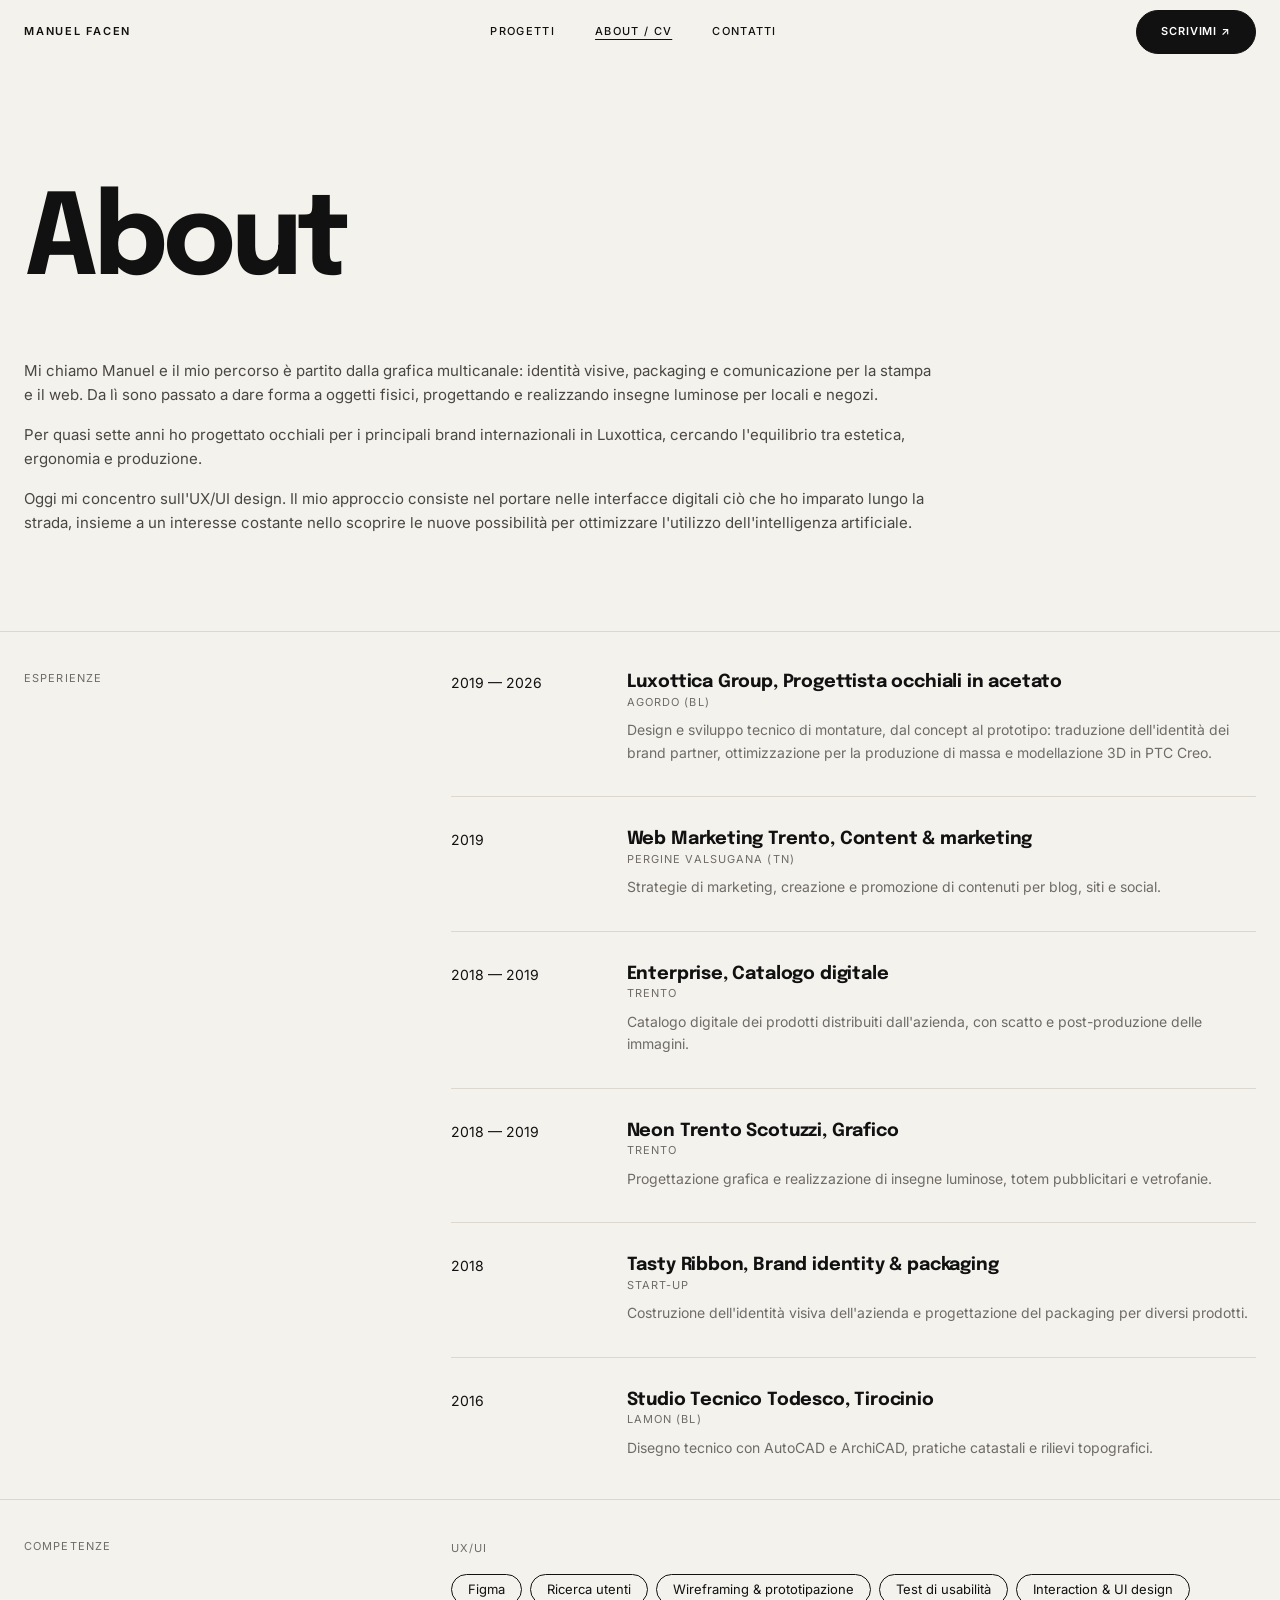
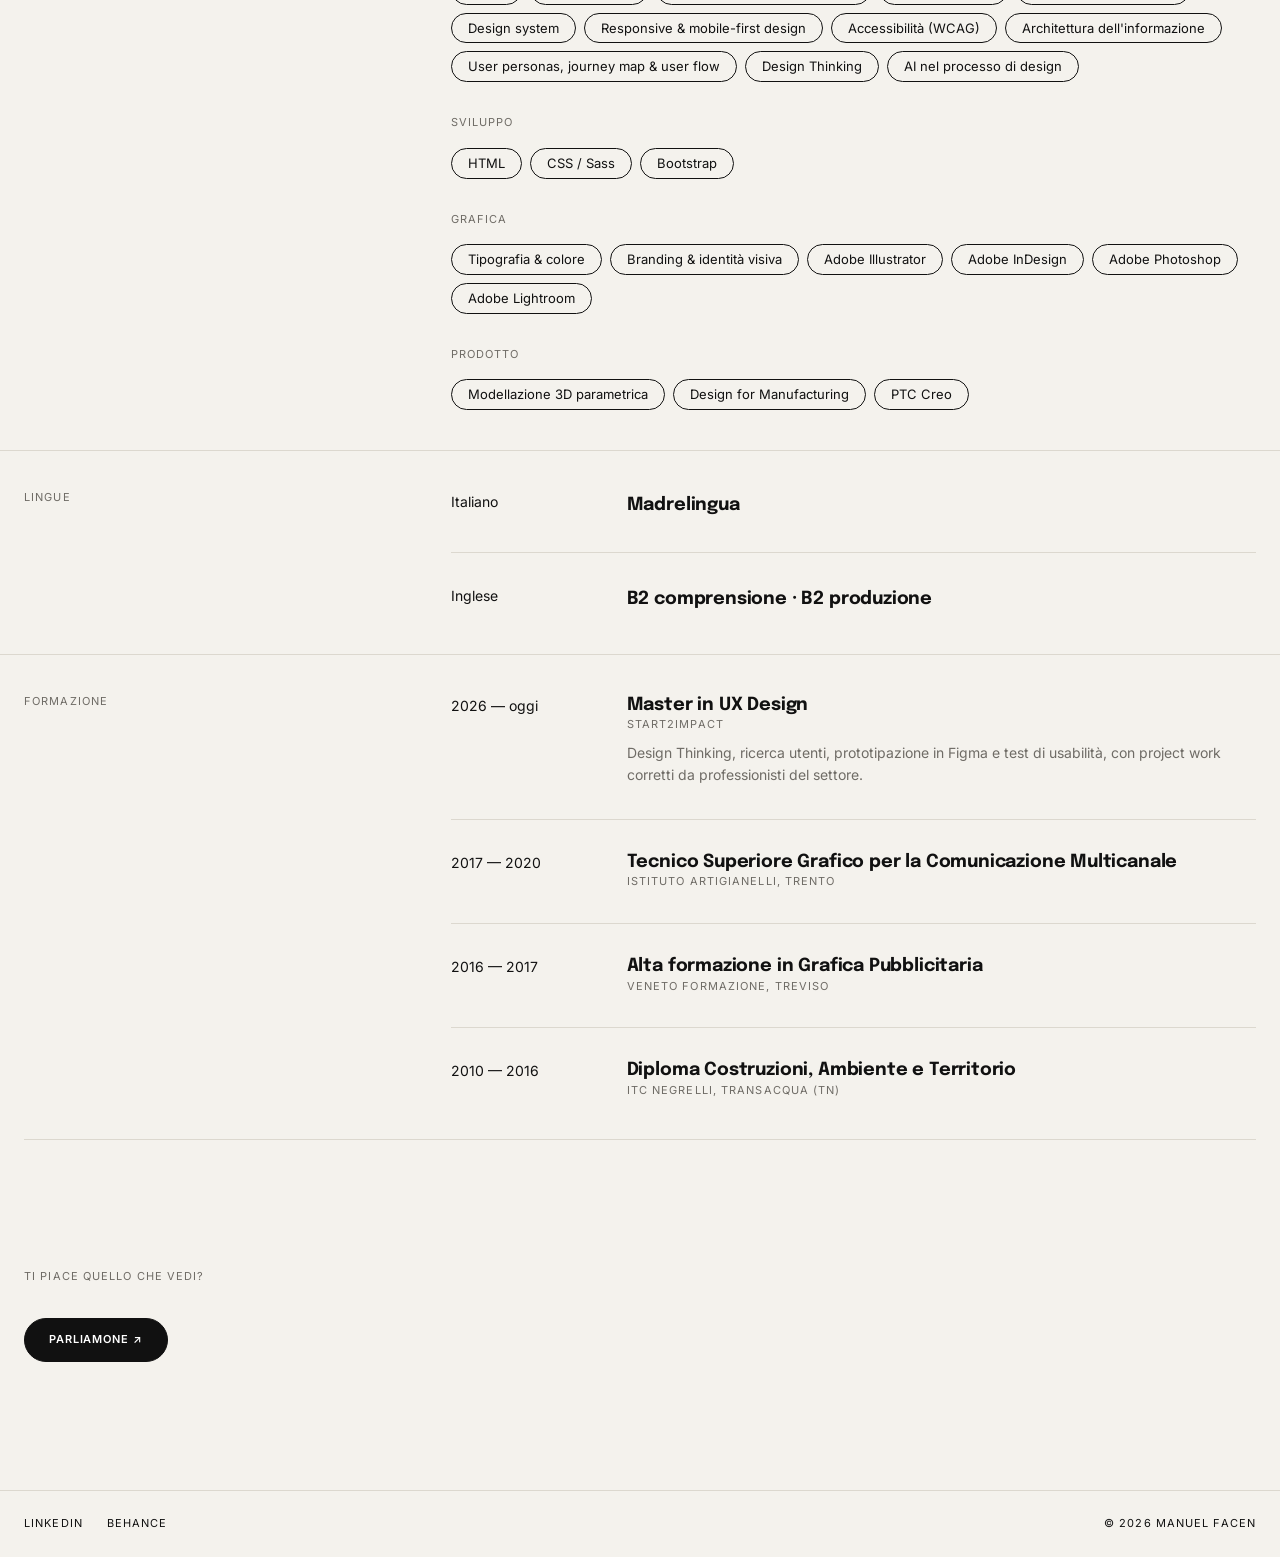
<file: about.html>
<!DOCTYPE html>
<html lang="it">
<head>
  <meta charset="utf-8">
  <meta name="viewport" content="width=device-width, initial-scale=1">
  <title>About / CV — Manuel Facen</title>
  <meta name="description" content="Il percorso di Manuel Facen: dalla grafica multicanale alle insegne luminose, dagli occhiali in Luxottica alla UX/UI.">
  <meta name="theme-color" content="#f4f2ed">

  <!-- Open Graph: anteprima del link sui social -->
  <meta property="og:type" content="website">
  <meta property="og:site_name" content="Manuel Facen">
  <meta property="og:locale" content="it_IT">
  <meta property="og:title" content="About / CV — Manuel Facen">
  <meta property="og:description" content="Il percorso di Manuel Facen: dalla grafica multicanale alle insegne luminose, dagli occhiali in Luxottica alla UX/UI.">
  <meta property="og:url" content="https://manuelf55.github.io/about.html">
  <meta property="og:image" content="https://manuelf55.github.io/img/og-image.jpg">
  <meta property="og:image:width" content="1200">
  <meta property="og:image:height" content="630">
  <meta name="twitter:card" content="summary_large_image">

  <!-- Favicon -->
  <link rel="icon" href="favicon/favicon.ico" sizes="any">
  <link rel="icon" type="image/png" sizes="32x32" href="favicon/favicon-32.png">
  <link rel="apple-touch-icon" href="favicon/apple-touch-icon.png">
  <link rel="manifest" href="favicon/site.webmanifest">

  <!-- Font -->
  <link rel="preconnect" href="https://fonts.googleapis.com">
  <link rel="preconnect" href="https://fonts.gstatic.com" crossorigin>
  <link rel="stylesheet" href="https://fonts.googleapis.com/css2?family=Epilogue:wght@700&amp;family=Inter:wght@400;500;600&amp;display=swap">

  <!-- Bootstrap, poi il CSS del sito (compilato da scss/style.scss) -->
  <link rel="stylesheet" href="https://cdn.jsdelivr.net/npm/bootstrap@5.3.3/dist/css/bootstrap.min.css" integrity="sha384-QWTKZyjpPEjISv5WaRU9OFeRpok6YctnYmDr5pNlyT2bRjXh0JMhjY6hW+ALEwIH" crossorigin="anonymous">
  <link rel="stylesheet" href="css/style.css">
</head>
<body>
  <a class="skip-link" href="#contenuto">Vai al contenuto</a>

  <header class="site-header">
    <div class="site-container site-header__inner">
      <a class="logo" href="index.html">Manuel Facen</a>

      <!-- Menu mobile: il link #menu apre il menu con :target, senza JavaScript.
           Qualsiasi altro link cambia il target e quindi lo richiude.
           Il target è fisso nella finestra, così la pagina non scorre quando si apre il menu. -->
      <span class="menu-target" id="menu"></span>
      <a class="burger burger--open" href="#menu" aria-label="Apri il menu">
        <svg viewBox="0 0 24 24" width="22" height="22" fill="none" stroke="currentColor" stroke-width="1.6" stroke-linecap="round"><path d="M4 8h16M4 16h16"/></svg>
      </a>
      <a class="burger burger--close" href="#menu-chiuso" aria-label="Chiudi il menu">
        <svg viewBox="0 0 24 24" width="22" height="22" fill="none" stroke="currentColor" stroke-width="1.6" stroke-linecap="round"><path d="M6 6l12 12M18 6L6 18"/></svg>
      </a>

      <nav class="main-nav" aria-label="Menu principale">
        <a href="index.html#progetti" data-label="Progetti">Progetti</a>
        <a href="about.html" data-label="About / CV" aria-current="page">About / CV</a>
        <a href="contatti.html" data-label="Contatti">Contatti</a>
      </nav>

      <a class="button header-cta" href="contatti.html">Scrivimi ↗</a>
    </div>
  </header>

  <main id="contenuto" class="site-container">
    <div class="page-header">
      <h1 class="title-xl">About</h1>
    </div>

    <!-- Presentazione -->
    <div class="row">
      <div class="col-md-9 about-intro">
        <p>Mi chiamo Manuel e il mio percorso è partito dalla grafica multicanale: identità visive, packaging e comunicazione per la stampa e il web. Da lì sono passato a dare forma a oggetti fisici, progettando e realizzando insegne luminose per locali e negozi.</p>
        <p>Per quasi sette anni ho progettato occhiali per i principali brand internazionali in Luxottica, cercando l'equilibrio tra estetica, ergonomia e produzione.</p>
        <p>Oggi mi concentro sull'UX/UI design. Il mio approccio consiste nel portare nelle interfacce digitali ciò che ho imparato lungo la strada, insieme a un interesse costante nello scoprire le nuove possibilità per ottimizzare l'utilizzo dell'intelligenza artificiale.</p>
      </div>
    </div>

    <!-- Esperienze -->
    <section class="row gutter-site cv-section" aria-labelledby="esperienze">
      <h2 class="col-md-4 cv-section__title" id="esperienze">Esperienze</h2>
      <div class="col-md-8">
        <ul class="cv-list">
          <li class="cv-item">
            <span class="cv-item__date">2019 — 2026</span>
            <div class="cv-item__body">
              <h3 class="title-sm">Luxottica Group, Progettista occhiali in acetato</h3>
              <p class="eyebrow">Agordo (BL)</p>
              <p class="cv-item__text">Design e sviluppo tecnico di montature, dal concept al prototipo: traduzione dell'identità dei brand partner, ottimizzazione per la produzione di massa e modellazione 3D in PTC Creo.</p>
            </div>
          </li>
          <li class="cv-item">
            <span class="cv-item__date">2019</span>
            <div class="cv-item__body">
              <h3 class="title-sm">Web Marketing Trento, Content &amp; marketing</h3>
              <p class="eyebrow">Pergine Valsugana (TN)</p>
              <p class="cv-item__text">Strategie di marketing, creazione e promozione di contenuti per blog, siti e social.</p>
            </div>
          </li>
          <li class="cv-item">
            <span class="cv-item__date">2018 — 2019</span>
            <div class="cv-item__body">
              <h3 class="title-sm">Enterprise, Catalogo digitale</h3>
              <p class="eyebrow">Trento</p>
              <p class="cv-item__text">Catalogo digitale dei prodotti distribuiti dall'azienda, con scatto e post-produzione delle immagini.</p>
            </div>
          </li>
          <li class="cv-item">
            <span class="cv-item__date">2018 — 2019</span>
            <div class="cv-item__body">
              <h3 class="title-sm">Neon Trento Scotuzzi, Grafico</h3>
              <p class="eyebrow">Trento</p>
              <p class="cv-item__text">Progettazione grafica e realizzazione di insegne luminose, totem pubblicitari e vetrofanie.</p>
            </div>
          </li>
          <li class="cv-item">
            <span class="cv-item__date">2018</span>
            <div class="cv-item__body">
              <h3 class="title-sm">Tasty Ribbon, Brand identity &amp; packaging</h3>
              <p class="eyebrow">Start-up</p>
              <p class="cv-item__text">Costruzione dell'identità visiva dell'azienda e progettazione del packaging per diversi prodotti.</p>
            </div>
          </li>
          <li class="cv-item">
            <span class="cv-item__date">2016</span>
            <div class="cv-item__body">
              <h3 class="title-sm">Studio Tecnico Todesco, Tirocinio</h3>
              <p class="eyebrow">Lamon (BL)</p>
              <p class="cv-item__text">Disegno tecnico con AutoCAD e ArchiCAD, pratiche catastali e rilievi topografici.</p>
            </div>
          </li>
        </ul>
      </div>
    </section>

    <!-- Competenze -->
    <section class="row gutter-site cv-section" aria-labelledby="competenze">
      <h2 class="col-md-4 cv-section__title" id="competenze">Competenze</h2>
      <div class="col-md-8">
        <div class="skill-groups">
          <div class="skill-group">
            <h3 class="eyebrow">UX/UI</h3>
            <ul class="skills">
              <li>Figma</li>
              <li>Ricerca utenti</li>
              <li>Wireframing &amp; prototipazione</li>
              <li>Test di usabilità</li>
              <li>Interaction &amp; UI design</li>
              <li>Design system</li>
              <li>Responsive &amp; mobile-first design</li>
              <li>Accessibilità (WCAG)</li>
              <li>Architettura dell'informazione</li>
              <li>User personas, journey map &amp; user flow</li>
              <li>Design Thinking</li>
              <li>AI nel processo di design</li>
            </ul>
          </div>
          <div class="skill-group">
            <h3 class="eyebrow">Sviluppo</h3>
            <ul class="skills">
              <li>HTML</li>
              <li>CSS / Sass</li>
              <li>Bootstrap</li>
            </ul>
          </div>
          <div class="skill-group">
            <h3 class="eyebrow">Grafica</h3>
            <ul class="skills">
              <li>Tipografia &amp; colore</li>
              <li>Branding &amp; identità visiva</li>
              <li>Adobe Illustrator</li>
              <li>Adobe InDesign</li>
              <li>Adobe Photoshop</li>
              <li>Adobe Lightroom</li>
            </ul>
          </div>
          <div class="skill-group">
            <h3 class="eyebrow">Prodotto</h3>
            <ul class="skills">
              <li>Modellazione 3D parametrica</li>
              <li>Design for Manufacturing</li>
              <li>PTC Creo</li>
            </ul>
          </div>
        </div>
      </div>
    </section>

    <!-- Lingue -->
    <section class="row gutter-site cv-section" aria-labelledby="lingue">
      <h2 class="col-md-4 cv-section__title" id="lingue">Lingue</h2>
      <div class="col-md-8">
        <ul class="cv-list">
          <li class="cv-item">
            <span class="cv-item__date">Italiano</span>
            <p class="cv-item__body title-sm">Madrelingua</p>
          </li>
          <li class="cv-item">
            <span class="cv-item__date">Inglese</span>
            <p class="cv-item__body title-sm">B2 comprensione · B2 produzione</p>
          </li>
        </ul>
      </div>
    </section>

    <!-- Formazione -->
    <section class="row gutter-site cv-section" aria-labelledby="formazione">
      <h2 class="col-md-4 cv-section__title" id="formazione">Formazione</h2>
      <div class="col-md-8">
        <ul class="cv-list">
          <li class="cv-item">
            <span class="cv-item__date">2026 — oggi</span>
            <div class="cv-item__body">
              <h3 class="title-sm">Master in UX Design</h3>
              <p class="eyebrow">Start2Impact</p>
              <p class="cv-item__text">Design Thinking, ricerca utenti, prototipazione in Figma e test di usabilità, con project work corretti da professionisti del settore.</p>
            </div>
          </li>
          <li class="cv-item">
            <span class="cv-item__date">2017 — 2020</span>
            <div class="cv-item__body">
              <h3 class="title-sm">Tecnico Superiore Grafico per la Comunicazione Multicanale</h3>
              <p class="eyebrow">Istituto Artigianelli, Trento</p>
            </div>
          </li>
          <li class="cv-item">
            <span class="cv-item__date">2016 — 2017</span>
            <div class="cv-item__body">
              <h3 class="title-sm">Alta formazione in Grafica Pubblicitaria</h3>
              <p class="eyebrow">Veneto Formazione, Treviso</p>
            </div>
          </li>
          <li class="cv-item">
            <span class="cv-item__date">2010 — 2016</span>
            <div class="cv-item__body">
              <h3 class="title-sm">Diploma Costruzioni, Ambiente e Territorio</h3>
              <p class="eyebrow">ITC Negrelli, Transacqua (TN)</p>
            </div>
          </li>
        </ul>
      </div>
    </section>

    <section class="closing">
      <h2 class="eyebrow">Ti piace quello che vedi?</h2>
      <a class="button" href="contatti.html">Parliamone ↗</a>
    </section>
  </main>

  <footer class="site-footer">
    <div class="site-container site-footer__inner">
      <ul class="social-links">
        <li><a href="https://www.linkedin.com/in/manuel-facen-108201241/" target="_blank" rel="noopener">LinkedIn</a></li>
        <li><a href="https://www.behance.net/manuelface9084" target="_blank" rel="noopener">Behance</a></li>
      </ul>
      <p class="copyright">© 2026 Manuel Facen</p>
    </div>
  </footer>
</body>
</html>
</file>
<file: css/style.css>
body {
  background: #f4f2ed;
  color: #111111;
  font-family: "Inter", system-ui, sans-serif;
  font-size: 15px;
  line-height: 1.6;
}

a {
  color: #111111;
}
a:hover {
  color: #3d3b37;
}

img {
  display: block;
  max-width: 100%;
  height: auto;
}

.skip-link {
  position: absolute;
  top: -100px;
  left: 24px;
  z-index: 20;
  padding: 8px 16px;
  border-radius: 999px;
  background: #111111;
  color: #ffffff;
  font-size: 13px;
}
.skip-link:focus {
  top: 12px;
  color: #ffffff;
}

.site-container {
  max-width: 1320px;
  margin: 0 auto;
  padding: 0 24px;
}

.gutter-site {
  --bs-gutter-x: 48px;
  --bs-gutter-y: 40px;
}

.title-xl {
  margin: 0;
  font-family: "Epilogue", system-ui, sans-serif;
  font-size: clamp(2.5rem, 9vw, 7rem);
  font-weight: 700;
  line-height: 0.92;
  letter-spacing: -0.045em;
}

.title-md {
  margin: 0;
  font-family: "Epilogue", system-ui, sans-serif;
  font-size: clamp(1.5rem, 3vw, 2.1rem);
  font-weight: 700;
  line-height: 1.1;
  letter-spacing: -0.02em;
}

.title-sm {
  margin: 0;
  font-family: "Epilogue", system-ui, sans-serif;
  font-size: 18px;
  font-weight: 700;
  letter-spacing: -0.01em;
}

.eyebrow {
  margin: 0;
  color: #6f6c66;
  font-weight: 400;
  line-height: inherit;
  font-size: 11px;
  letter-spacing: 0.1em;
  text-transform: uppercase;
}

.lead-text {
  margin: 0;
  color: #4a4741;
  font-size: 18px;
  line-height: 1.55;
}

.page-header {
  padding: 128px 0 64px;
}

.status__dot {
  width: 7px;
  height: 7px;
  border-radius: 50%;
  background: #2fbf71;
}
@media (max-width: 767px) {
  .status__dot {
    width: 6px;
    height: 6px;
  }
}

.button {
  display: inline-flex;
  align-items: center;
  gap: 8px;
  min-height: 44px;
  padding: 0 24px;
  border: 1px solid #111111;
  border-radius: 999px;
  background: #111111;
  color: #ffffff;
  font-family: "Inter", system-ui, sans-serif;
  font-size: 11px;
  letter-spacing: 0.08em;
  text-transform: uppercase;
  font-weight: 600;
  text-decoration: none;
  cursor: pointer;
  transition: background-color 0.2s ease, border-color 0.2s ease, color 0.2s ease;
}
.button:hover, .button:focus-visible {
  border-color: #3d3b37;
  background: #3d3b37;
  color: #ffffff;
}
.button:focus-visible {
  outline: 2px solid #111111;
  outline-offset: 3px;
}

.button--outline {
  background: transparent;
  color: #111111;
}
.button--outline:hover, .button--outline:focus-visible {
  border-color: #111111;
  background: #111111;
}

.tag {
  padding: 4px 16px;
  border: 1px solid #c9c4ba;
  border-radius: 999px;
  font-size: 11px;
  letter-spacing: 0.06em;
  text-transform: uppercase;
  font-weight: 500;
}

.site-header {
  position: sticky;
  top: 0;
  z-index: 10;
  background: rgba(244, 242, 237, 0.9);
}

.site-header__inner {
  display: flex;
  flex-wrap: wrap;
  align-items: center;
  justify-content: space-between;
  column-gap: 16px;
}

.logo {
  display: inline-flex;
  align-items: center;
  min-height: 64px;
  font-size: 11px;
  letter-spacing: 0.16em;
  text-transform: uppercase;
  font-weight: 600;
  text-decoration: none;
}

.main-nav {
  display: flex;
  gap: 40px;
}
.main-nav a {
  font-size: 11px;
  letter-spacing: 0.12em;
  text-transform: uppercase;
  font-weight: 500;
  text-decoration: none;
}
.main-nav a:focus-visible {
  outline: 2px solid #111111;
  outline-offset: 4px;
}
.main-nav [aria-current] {
  text-decoration: underline;
  text-underline-offset: 4px;
}

@media (min-width: 768px) {
  .main-nav a {
    display: inline-flex;
    flex-direction: column;
    align-items: center;
  }
  .main-nav a::after {
    content: attr(data-label);
    height: 0;
    overflow: hidden;
    visibility: hidden;
    font-weight: 600;
  }
  .main-nav a:hover, .main-nav a:focus-visible {
    color: #111111;
    font-weight: 600;
  }
}
.header-cta--hidden {
  visibility: hidden;
}

.menu-target {
  position: fixed;
  top: 0;
}

.burger {
  display: none;
  align-items: center;
  justify-content: center;
  width: 44px;
  height: 44px;
  margin-right: -10px;
  cursor: pointer;
}

.burger:focus-visible {
  border-radius: 10px;
  outline: 2px solid #111111;
}

@media (max-width: 767px) {
  .main-nav,
  .site-header .header-cta {
    display: none;
  }
  .burger {
    display: inline-flex;
  }
  .burger--close {
    display: none;
  }
  .menu-target:target ~ .main-nav {
    display: flex;
    flex-direction: column;
    gap: 8px;
    width: 100%;
    padding: 8px 0 16px;
  }
  .menu-target:target ~ .main-nav a {
    font-family: "Epilogue", system-ui, sans-serif;
    font-size: 28px;
    font-weight: 700;
    letter-spacing: -0.02em;
    text-transform: none;
  }
  .menu-target:target ~ .header-cta {
    display: inline-flex;
    margin-bottom: 24px;
  }
  .menu-target:target ~ .header-cta--hidden {
    display: none;
  }
  .menu-target:target ~ .burger--open {
    display: none;
  }
  .menu-target:target ~ .burger--close {
    display: inline-flex;
  }
}
.hero {
  position: relative;
  min-height: 100svh;
  margin-top: -64px;
  overflow: hidden;
}

.hero__content {
  position: relative;
  z-index: 1;
  display: flex;
  flex-direction: column;
  justify-content: center;
  min-height: 100svh;
  padding-top: 64px;
  padding-bottom: 40px;
}

.hero__text {
  max-width: 640px;
}

.hero__lead {
  max-width: 44ch;
  margin: 32px 0 40px;
  color: #4a4741;
  font-size: 18px;
  line-height: 1.5;
}

.hero__media {
  position: absolute;
  top: 5%;
  right: 0;
  width: 45%;
  height: 90%;
}
.hero__media img {
  width: 100%;
  height: 100%;
  object-fit: contain;
}
.hero__media::after {
  content: "";
  position: absolute;
  inset: 0;
  background: linear-gradient(90deg, #f4f2ed 0%, rgba(244, 242, 237, 0) 30%);
}

.status {
  display: inline-flex;
  align-items: center;
  gap: 8px;
  margin: 0 0 32px;
  padding: 8px 16px;
  border: 1px solid rgba(17, 17, 17, 0.35);
  border-radius: 999px;
  font-size: 11px;
  letter-spacing: 0.12em;
  text-transform: uppercase;
  font-weight: 500;
}

@media (max-width: 767px) {
  .hero {
    display: flex;
    flex-direction: column;
    min-height: 0;
  }
  .hero__content {
    min-height: 0;
    padding-top: calc(40px - min(72vw, 340px) * 0.075);
    padding-bottom: 48px;
  }
  .hero__media {
    position: relative;
    top: 0;
    order: -1;
    width: min(72vw, 340px);
    height: auto;
    margin: calc(96px - min(72vw, 340px) * 0.15) auto 0;
    aspect-ratio: 4/5;
  }
  .hero__media::after {
    display: none;
  }
  .status {
    gap: 8px;
    margin-bottom: 24px;
    padding: 4px 8px;
    letter-spacing: 0.1em;
  }
}
.work-intro {
  display: flex;
  flex-direction: column;
  align-items: center;
  justify-content: center;
  min-height: calc(100svh - 64px);
  margin-bottom: 64px;
  text-align: center;
}
.work-intro .eyebrow {
  padding-top: 40px;
}

.project-list {
  display: flex;
  flex-direction: column;
  gap: 160px;
  padding-bottom: 128px;
}

.project-card__name {
  margin: 4px 0;
}

.project-card__description {
  max-width: 42ch;
  margin: 16px 0 24px;
  color: #6f6c66;
  font-size: 14px;
}

.project-card__credits {
  margin: 0 0 32px;
  color: #6f6c66;
  font-size: 13px;
}
.project-card__credits strong {
  color: #111111;
  font-weight: 600;
}

.project-card__media {
  position: relative;
  max-width: 600px;
  margin: 0 auto;
  aspect-ratio: 4/3;
  border-radius: 20px;
  overflow: hidden;
  box-shadow: 0 1px 2px rgba(17, 17, 17, 0.04), 0 18px 40px -24px rgba(17, 17, 17, 0.18);
}

.project-card__screen {
  position: absolute;
  top: 14%;
  left: 12%;
  width: 110%;
  aspect-ratio: 16/10;
  border-radius: 10px;
  overflow: hidden;
  background: #d9d9d9;
  box-shadow: 0 2px 4px rgba(0, 0, 0, 0.06), 0 40px 80px -40px rgba(0, 0, 0, 0.35);
}
.project-card__screen img {
  width: 100%;
  height: 100%;
  object-fit: cover;
}

.project-card--ecodream .project-card__media {
  background: #e6ece0;
}

.project-card--lamon-calling .project-card__media {
  background: #e4dbcd;
}

.project-card--forma .project-card__media {
  background: #dcdcd8;
}

.project-header {
  padding: 96px 0 64px;
}
@media (max-width: 767px) {
  .project-header {
    padding-top: 48px;
  }
}

.back-link {
  display: inline-flex;
  margin-bottom: 24px;
  color: #6f6c66;
  font-size: 11px;
  letter-spacing: 0.12em;
  text-transform: uppercase;
  font-weight: 500;
  text-decoration: none;
}

.project-title {
  margin: 0;
  font-family: "Epilogue", system-ui, sans-serif;
  font-weight: 700;
  line-height: 0.9;
  letter-spacing: -0.05em;
  white-space: nowrap;
}

.project-title--ecodream {
  font-size: min(265px, (min(100vw, 1320px) - 48px) / 4.8);
}

.project-title--lamon-calling {
  font-size: min(265px, (min(100vw, 1320px) - 48px) / 6.5);
}

.project-title--forma {
  font-size: min(265px, (min(100vw, 1320px) - 48px) / 3);
}

.project-intro {
  padding-bottom: 64px;
}
.project-intro .lead-text {
  max-width: 52ch;
}

.project-meta {
  margin: 0;
  border-bottom: 1px solid #dcd8cf;
}

.project-meta__row {
  display: flex;
  align-items: center;
  gap: 16px;
  padding: 16px 0;
  border-top: 1px solid #dcd8cf;
}
.project-meta__row dt {
  flex: 0 0 96px;
  color: #6f6c66;
  font-size: 11px;
  letter-spacing: 0.1em;
  text-transform: uppercase;
  font-weight: 400;
}
.project-meta__row dd {
  display: flex;
  flex-wrap: wrap;
  gap: 8px;
  margin: 0;
  font-size: 14px;
}

.project-section {
  display: flex;
  flex-direction: column;
  gap: 64px;
  padding-top: 128px;
}
.project-section .lead-text {
  max-width: 62ch;
}
.project-section .button {
  margin-top: 32px;
}

.gallery {
  display: flex;
  flex-direction: column;
  gap: 24px;
}

.project-image {
  position: relative;
  min-width: 0;
  margin: 0;
}
.project-image img {
  width: 100%;
  border-radius: 16px;
  background: #d9d9d9;
  box-shadow: 0 1px 2px rgba(17, 17, 17, 0.04), 0 18px 40px -24px rgba(17, 17, 17, 0.18);
}

.project-image--bordered img {
  border: 1px solid #e3dfd6;
}

.project-image__label {
  position: absolute;
  bottom: 16px;
  left: 16px;
  padding: 4px 16px;
  border-radius: 999px;
  background: rgba(17, 17, 17, 0.72);
  color: #ffffff;
  font-size: 11px;
  letter-spacing: 0.1em;
  text-transform: uppercase;
  font-weight: 600;
}

.image-pair {
  display: flex;
  align-items: flex-start;
  gap: 24px;
}
.image-pair .project-image {
  flex: calc(var(--ratio)) 1 0;
}
@media (max-width: 767px) {
  .image-pair {
    flex-direction: column;
  }
  .image-pair .project-image {
    flex: none;
    width: 100%;
  }
}

.project-nav {
  display: flex;
  flex-wrap: wrap;
  justify-content: space-between;
  gap: 40px 24px;
  margin-top: 160px;
  padding: 48px 0 128px;
  border-top: 1px solid #dcd8cf;
}
.project-nav a {
  text-decoration: none;
}
.project-nav span {
  display: block;
}
.project-nav .lead-text {
  margin-top: 8px;
  color: #6f6c66;
}

.project-nav__next {
  margin-left: auto;
  text-align: right;
}

.about-intro {
  display: flex;
  flex-direction: column;
  gap: 16px;
  padding-bottom: 96px;
  color: #4a4741;
}
.about-intro p {
  margin: 0;
}

.cv-section {
  --bs-gutter-y: 0;
  padding: 40px 0;
  border-top: 1px solid #dcd8cf;
}

.cv-section__title {
  margin: 0;
  color: #6f6c66;
  font-size: 11px;
  letter-spacing: 0.1em;
  text-transform: uppercase;
  font-weight: 400;
}
@media (max-width: 767px) {
  .cv-section__title {
    margin-bottom: 40px;
  }
}

.cv-list {
  margin: 0;
  padding: 0;
  list-style: none;
}

.cv-item {
  display: flex;
  flex-wrap: wrap;
  gap: 8px 32px;
  padding: 32px 0;
  border-top: 1px solid #dcd8cf;
}
.cv-item:first-child {
  padding-top: 0;
  border-top: 0;
}
.cv-item:last-child {
  padding-bottom: 0;
}

.cv-item__date {
  flex: 0 0 144px;
  font-size: 14px;
}

.cv-item__body {
  flex: 1 1 320px;
  min-width: 0;
}

.cv-item__text {
  margin: 8px 0 0;
  color: #6f6c66;
  font-size: 14px;
}

.skill-groups {
  display: flex;
  flex-direction: column;
  gap: 32px;
}

.skill-group {
  display: flex;
  flex-direction: column;
  gap: 16px;
}

.skills {
  display: flex;
  flex-wrap: wrap;
  gap: 8px;
  margin: 0;
  padding: 0;
  list-style: none;
}
.skills li {
  padding: 4px 16px;
  border: 1px solid #111111;
  border-radius: 999px;
  font-size: 13px;
}

.contact {
  padding-bottom: 128px;
}

.contact__title {
  max-width: 420px;
  margin-bottom: 40px;
}

.contact-info {
  margin: 0;
  font-size: 13px;
}

.contact-info__row {
  display: flex;
  justify-content: space-between;
  gap: 16px;
  padding: 16px 0;
  border-top: 1px solid #dcd8cf;
}
.contact-info__row dt {
  color: #6f6c66;
  font-weight: 400;
}
.contact-info__row dd {
  display: flex;
  flex-wrap: wrap;
  justify-content: flex-end;
  align-items: center;
  gap: 8px 16px;
  margin: 0;
}

.contact-form {
  display: flex;
  flex-direction: column;
  gap: 40px;
}

.form-field {
  display: flex;
  flex-direction: column;
  gap: 4px;
}
.form-field label {
  font-size: 11px;
  letter-spacing: 0.1em;
  text-transform: uppercase;
}
.form-field input,
.form-field textarea {
  width: 100%;
  padding: 8px 0;
  border: 0;
  border-bottom: 1px solid #dcd8cf;
  background: transparent;
  color: #111111;
  font: inherit;
  transition: border-color 0.2s ease;
}
.form-field input::placeholder,
.form-field textarea::placeholder {
  color: #6f6c66;
}
.form-field input:focus,
.form-field textarea:focus {
  border-bottom-color: #111111;
  outline: none;
}
.form-field textarea {
  min-height: 112px;
  resize: vertical;
}

.contact-form__footer {
  display: flex;
  flex-wrap: wrap;
  align-items: center;
  justify-content: space-between;
  gap: 24px;
}

.form-status {
  margin: 0;
  font-size: 14px;
}
.form-status:empty {
  display: none;
}

.form-note {
  max-width: 48ch;
  margin: 0;
  color: #6f6c66;
  font-size: 13px;
}

.closing {
  display: flex;
  flex-direction: column;
  align-items: flex-start;
  gap: 32px;
  padding: 128px 0;
  border-top: 1px solid #dcd8cf;
}

.site-footer {
  padding: 24px 0;
  border-top: 1px solid #dcd8cf;
  font-size: 11px;
  letter-spacing: 0.1em;
  text-transform: uppercase;
}

.site-footer__inner {
  display: flex;
  flex-wrap: wrap;
  justify-content: space-between;
  gap: 16px;
}

.social-links {
  display: flex;
  gap: 24px;
  margin: 0;
  padding: 0;
  list-style: none;
}
.social-links a {
  text-decoration: none;
}

.copyright {
  margin: 0;
}
</file>
